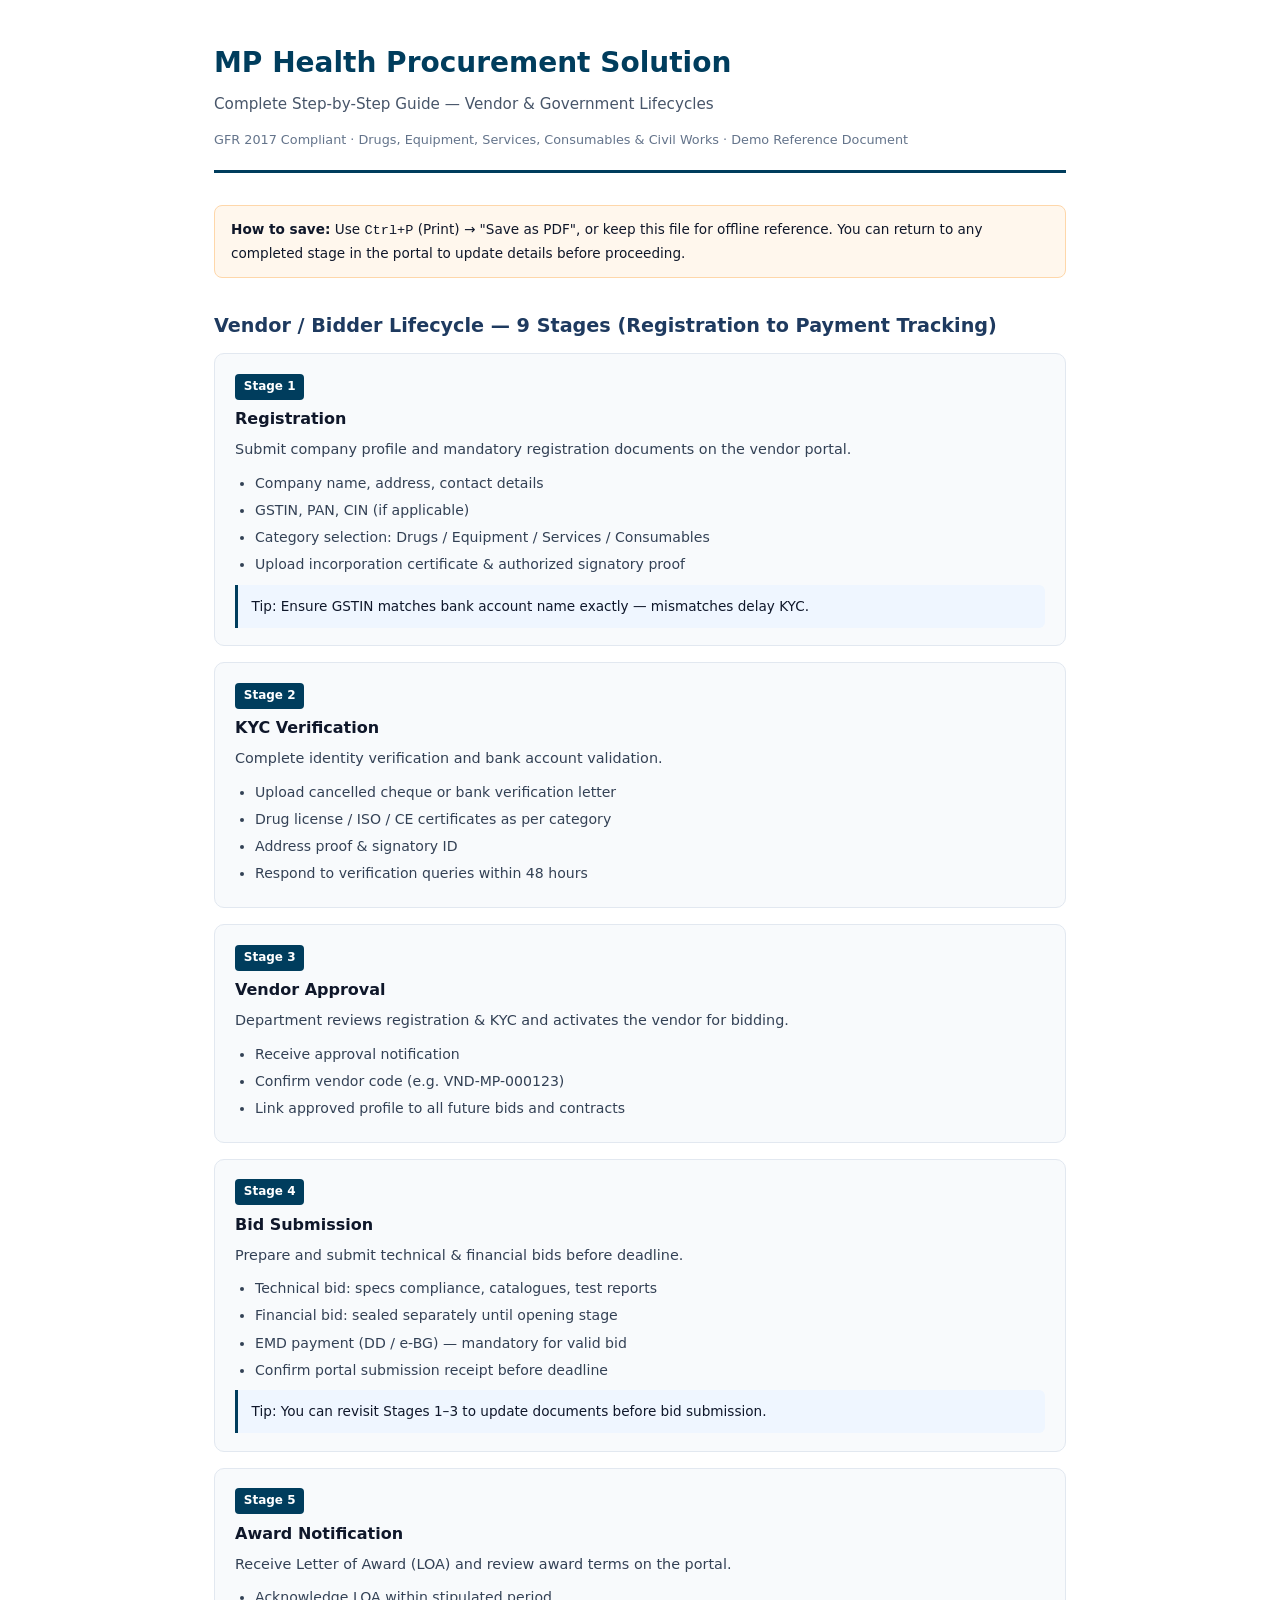
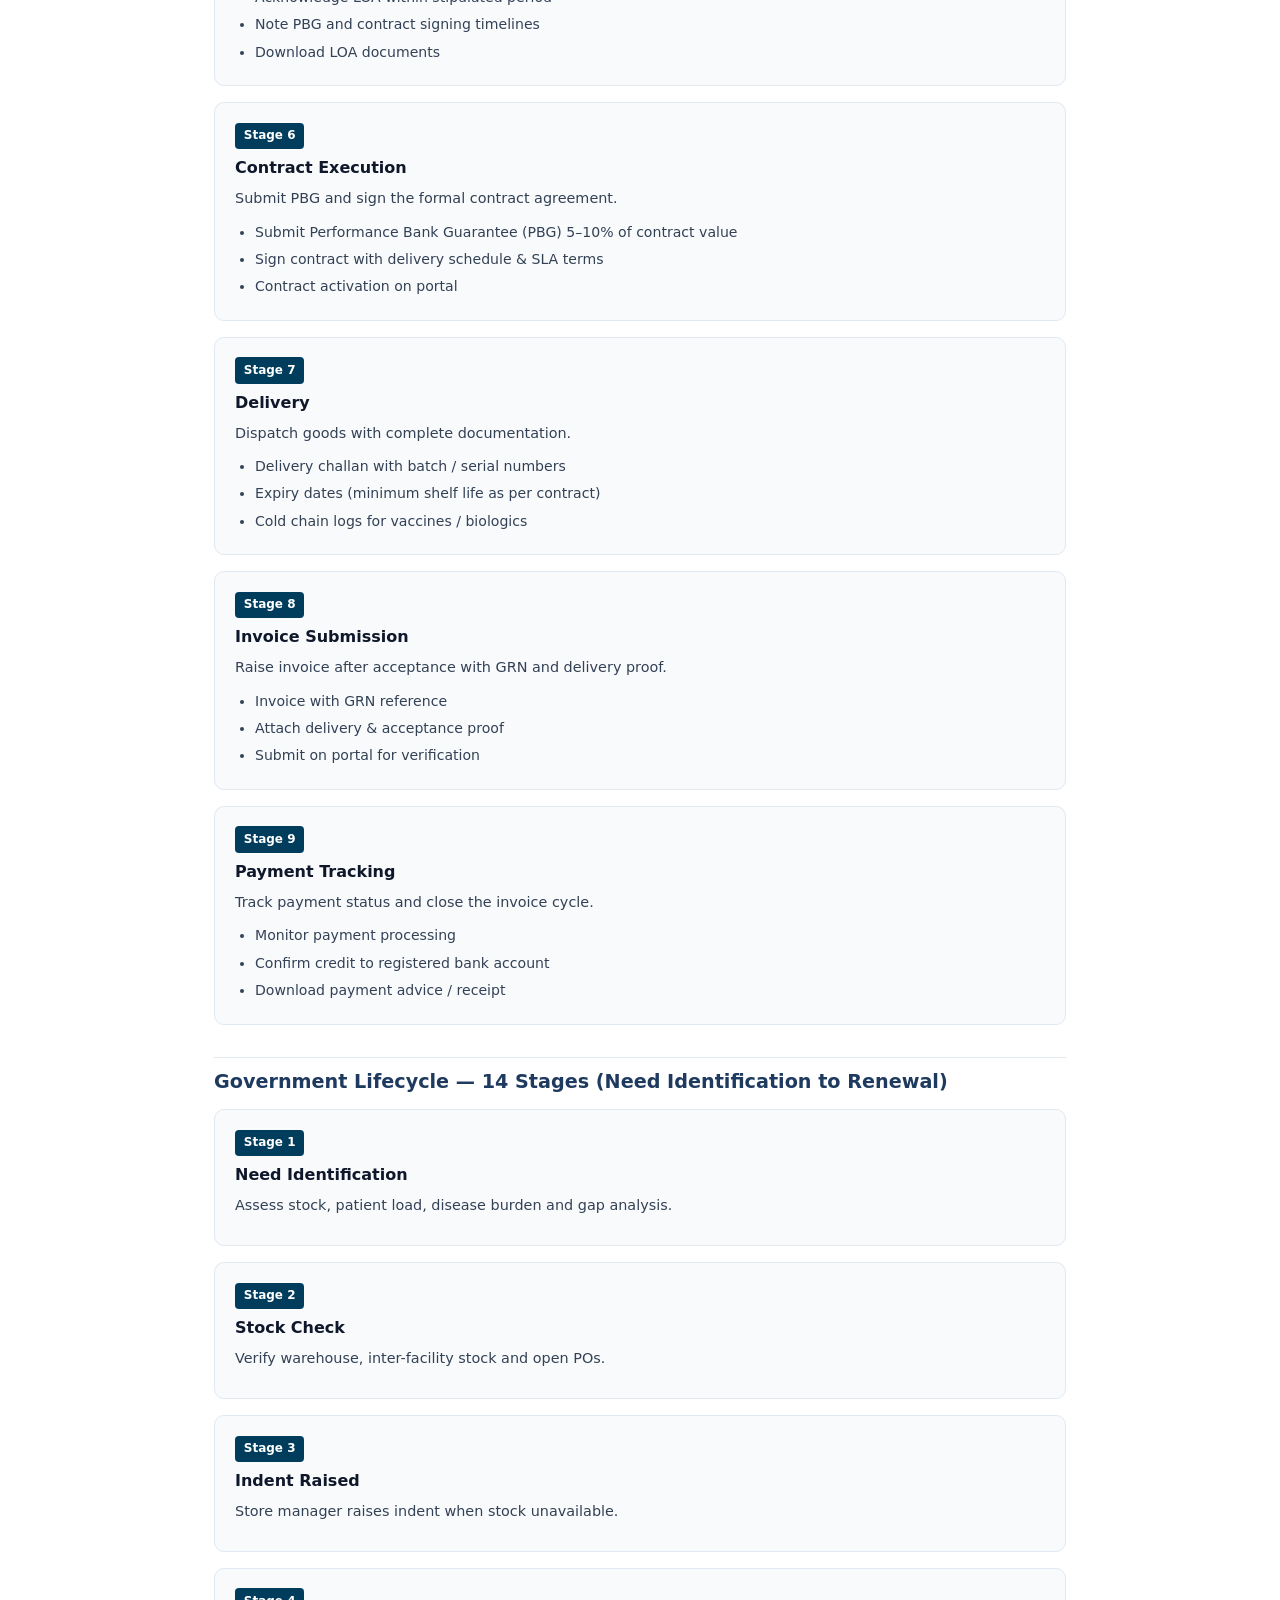
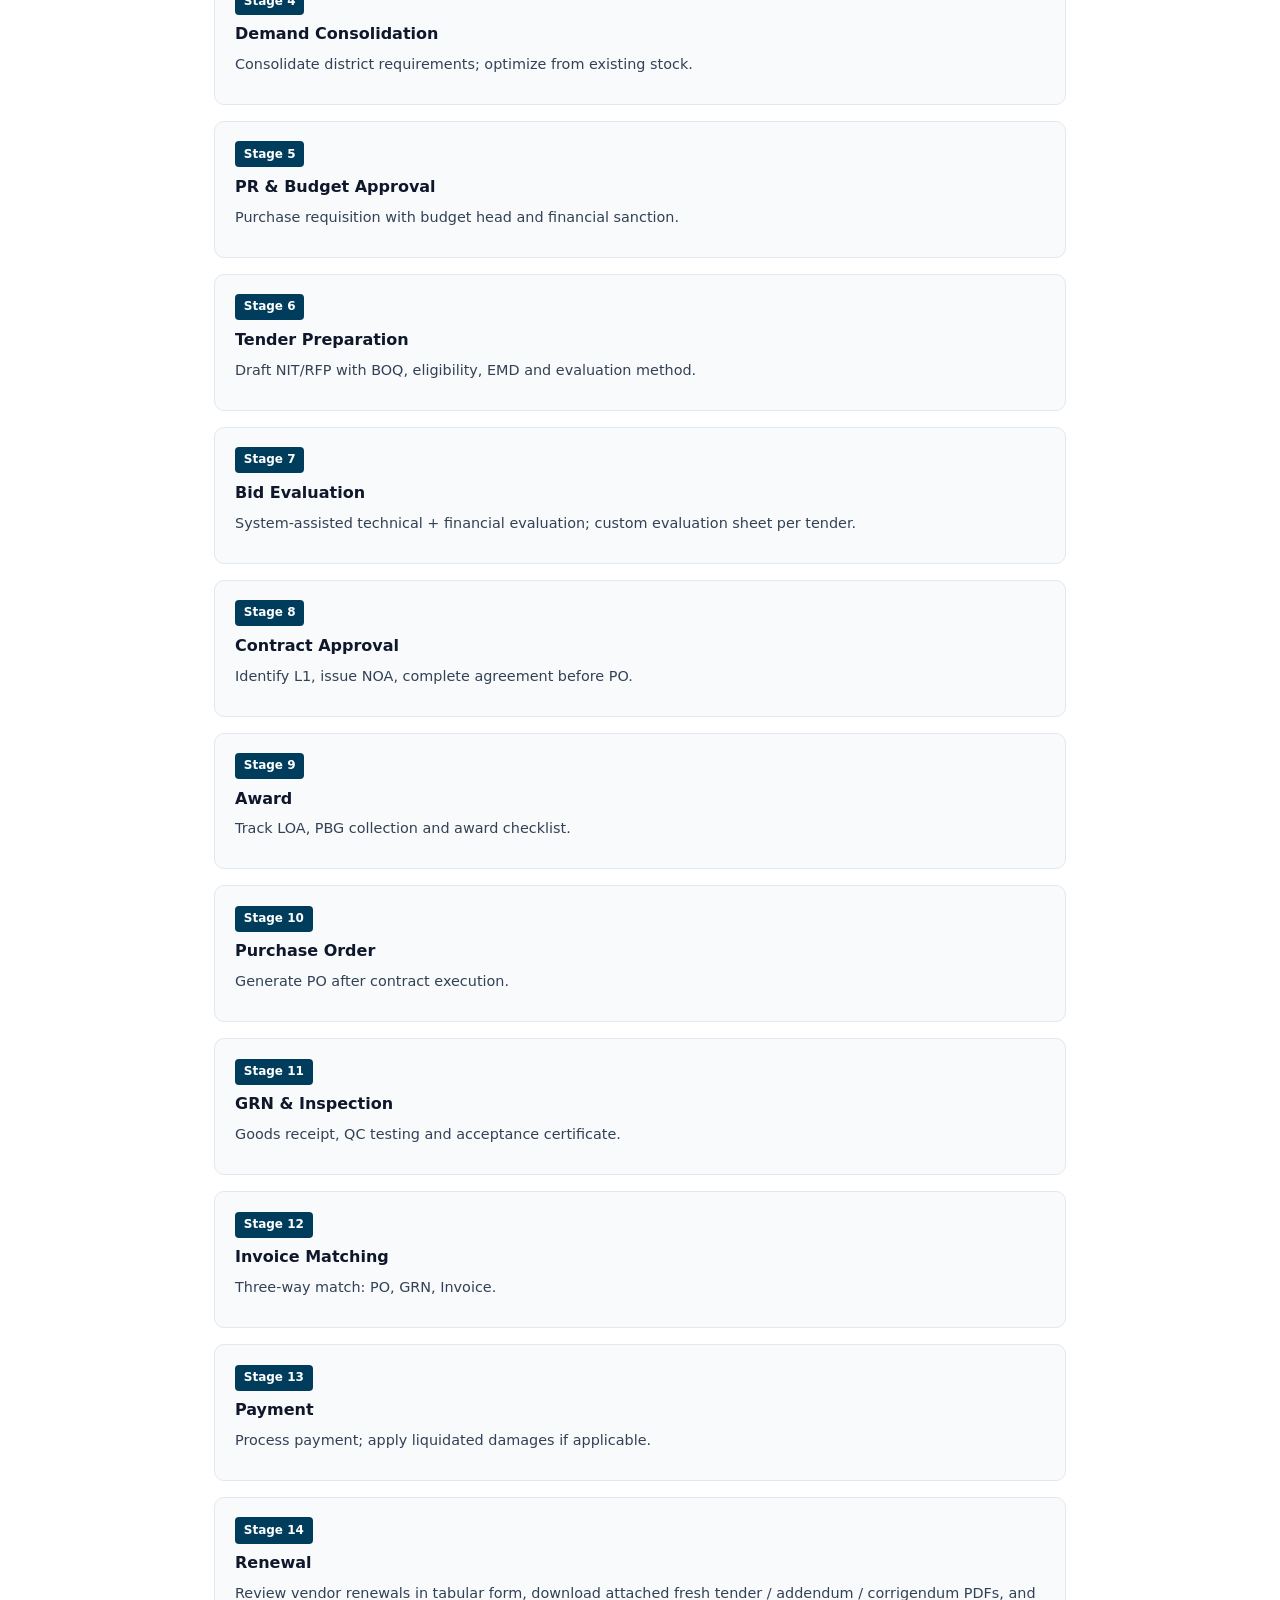
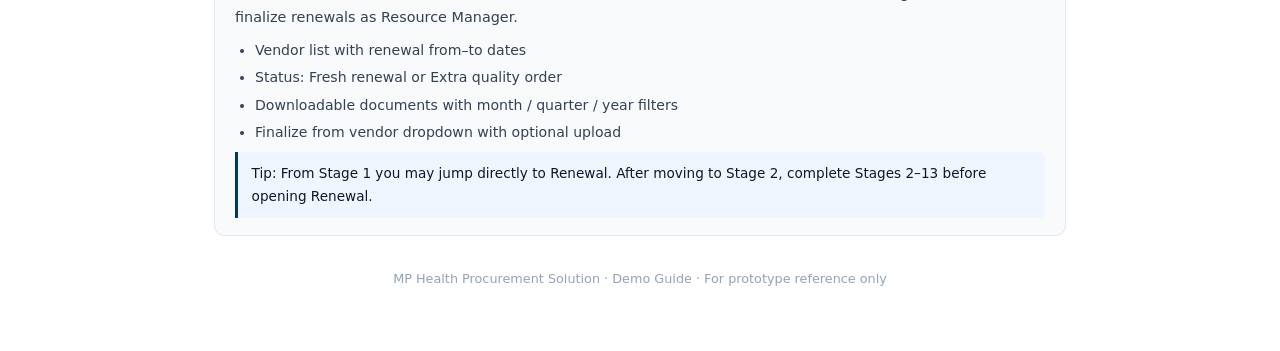
<file: assets/MP-Health-Procurement-Lifecycle-Guide.html>
<!DOCTYPE html>
<html lang="en">
<head>
  <meta charset="UTF-8">
  <meta name="viewport" content="width=device-width, initial-scale=1.0">
  <title>MP Health Procurement — Lifecycle Guide</title>
  <style>
    * { box-sizing: border-box; margin: 0; padding: 0; }
    body { font-family: 'Segoe UI', system-ui, sans-serif; color: #0f172a; line-height: 1.65; max-width: 900px; margin: 0 auto; padding: 2.5rem 1.5rem 4rem; background: #fff; }
    header { border-bottom: 3px solid #003D5D; padding-bottom: 1.25rem; margin-bottom: 2rem; }
    h1 { font-size: 1.75rem; color: #003D5D; margin-bottom: 0.35rem; }
    .subtitle { color: #475569; font-size: 0.95rem; }
    .meta { margin-top: 0.75rem; font-size: 0.8rem; color: #64748b; }
    h2 { font-size: 1.2rem; color: #1e3a5f; margin: 2rem 0 0.75rem; padding-top: 0.5rem; border-top: 1px solid #e2e8f0; }
    h2:first-of-type { border-top: none; margin-top: 0; }
    .stage { background: #f8fafc; border: 1px solid #e2e8f0; border-radius: 10px; padding: 1.1rem 1.25rem; margin-bottom: 1rem; page-break-inside: avoid; }
    .stage-num { display: inline-block; background: #003D5D; color: #fff; font-size: 0.75rem; font-weight: 700; padding: 0.2rem 0.55rem; border-radius: 4px; margin-bottom: 0.4rem; }
    .stage h3 { font-size: 1rem; margin-bottom: 0.35rem; }
    .stage p { font-size: 0.9rem; color: #334155; margin-bottom: 0.6rem; }
    ul { margin: 0.4rem 0 0 1.25rem; font-size: 0.88rem; color: #334155; }
    li { margin-bottom: 0.25rem; }
    .tip { background: #eff6ff; border-left: 3px solid #003D5D; padding: 0.65rem 0.85rem; font-size: 0.85rem; margin-top: 0.5rem; border-radius: 0 6px 6px 0; }
    .print-hint { background: #fff7ed; border: 1px solid #fed7aa; padding: 0.75rem 1rem; border-radius: 8px; font-size: 0.85rem; margin-bottom: 1.5rem; }
    @media print { .print-hint { display: none; } body { padding: 1rem; } }
  </style>
</head>
<body>
  <header>
    <h1>MP Health Procurement Solution</h1>
    <p class="subtitle">Complete Step-by-Step Guide — Vendor &amp; Government Lifecycles</p>
    <p class="meta">GFR 2017 Compliant · Drugs, Equipment, Services, Consumables &amp; Civil Works · Demo Reference Document</p>
  </header>

  <div class="print-hint">
    <strong>How to save:</strong> Use <kbd>Ctrl+P</kbd> (Print) → "Save as PDF", or keep this file for offline reference. You can return to any completed stage in the portal to update details before proceeding.
  </div>

  <h2 id="vendor">Vendor / Bidder Lifecycle — 9 Stages (Registration to Payment Tracking)</h2>

  <div class="stage"><span class="stage-num">Stage 1</span><h3>Registration</h3><p>Submit company profile and mandatory registration documents on the vendor portal.</p><ul><li>Company name, address, contact details</li><li>GSTIN, PAN, CIN (if applicable)</li><li>Category selection: Drugs / Equipment / Services / Consumables</li><li>Upload incorporation certificate &amp; authorized signatory proof</li></ul><div class="tip">Tip: Ensure GSTIN matches bank account name exactly — mismatches delay KYC.</div></div>

  <div class="stage"><span class="stage-num">Stage 2</span><h3>KYC Verification</h3><p>Complete identity verification and bank account validation.</p><ul><li>Upload cancelled cheque or bank verification letter</li><li>Drug license / ISO / CE certificates as per category</li><li>Address proof &amp; signatory ID</li><li>Respond to verification queries within 48 hours</li></ul></div>

  <div class="stage"><span class="stage-num">Stage 3</span><h3>Vendor Approval</h3><p>Department reviews registration &amp; KYC and activates the vendor for bidding.</p><ul><li>Receive approval notification</li><li>Confirm vendor code (e.g. VND-MP-000123)</li><li>Link approved profile to all future bids and contracts</li></ul></div>

  <div class="stage"><span class="stage-num">Stage 4</span><h3>Bid Submission</h3><p>Prepare and submit technical &amp; financial bids before deadline.</p><ul><li>Technical bid: specs compliance, catalogues, test reports</li><li>Financial bid: sealed separately until opening stage</li><li>EMD payment (DD / e-BG) — mandatory for valid bid</li><li>Confirm portal submission receipt before deadline</li></ul><div class="tip">Tip: You can revisit Stages 1–3 to update documents before bid submission.</div></div>

  <div class="stage"><span class="stage-num">Stage 5</span><h3>Award Notification</h3><p>Receive Letter of Award (LOA) and review award terms on the portal.</p><ul><li>Acknowledge LOA within stipulated period</li><li>Note PBG and contract signing timelines</li><li>Download LOA documents</li></ul></div>

  <div class="stage"><span class="stage-num">Stage 6</span><h3>Contract Execution</h3><p>Submit PBG and sign the formal contract agreement.</p><ul><li>Submit Performance Bank Guarantee (PBG) 5–10% of contract value</li><li>Sign contract with delivery schedule &amp; SLA terms</li><li>Contract activation on portal</li></ul></div>

  <div class="stage"><span class="stage-num">Stage 7</span><h3>Delivery</h3><p>Dispatch goods with complete documentation.</p><ul><li>Delivery challan with batch / serial numbers</li><li>Expiry dates (minimum shelf life as per contract)</li><li>Cold chain logs for vaccines / biologics</li></ul></div>

  <div class="stage"><span class="stage-num">Stage 8</span><h3>Invoice Submission</h3><p>Raise invoice after acceptance with GRN and delivery proof.</p><ul><li>Invoice with GRN reference</li><li>Attach delivery &amp; acceptance proof</li><li>Submit on portal for verification</li></ul></div>

  <div class="stage"><span class="stage-num">Stage 9</span><h3>Payment Tracking</h3><p>Track payment status and close the invoice cycle.</p><ul><li>Monitor payment processing</li><li>Confirm credit to registered bank account</li><li>Download payment advice / receipt</li></ul></div>

  <h2 id="government">Government Lifecycle — 14 Stages (Need Identification to Renewal)</h2>

  <div class="stage"><span class="stage-num">Stage 1</span><h3>Need Identification</h3><p>Assess stock, patient load, disease burden and gap analysis.</p></div>
  <div class="stage"><span class="stage-num">Stage 2</span><h3>Stock Check</h3><p>Verify warehouse, inter-facility stock and open POs.</p></div>
  <div class="stage"><span class="stage-num">Stage 3</span><h3>Indent Raised</h3><p>Store manager raises indent when stock unavailable.</p></div>
  <div class="stage"><span class="stage-num">Stage 4</span><h3>Demand Consolidation</h3><p>Consolidate district requirements; optimize from existing stock.</p></div>
  <div class="stage"><span class="stage-num">Stage 5</span><h3>PR &amp; Budget Approval</h3><p>Purchase requisition with budget head and financial sanction.</p></div>
  <div class="stage"><span class="stage-num">Stage 6</span><h3>Tender Preparation</h3><p>Draft NIT/RFP with BOQ, eligibility, EMD and evaluation method.</p></div>
  <div class="stage"><span class="stage-num">Stage 7</span><h3>Bid Evaluation</h3><p>System-assisted technical + financial evaluation; custom evaluation sheet per tender.</p></div>
  <div class="stage"><span class="stage-num">Stage 8</span><h3>Contract Approval</h3><p>Identify L1, issue NOA, complete agreement before PO.</p></div>
  <div class="stage"><span class="stage-num">Stage 9</span><h3>Award</h3><p>Track LOA, PBG collection and award checklist.</p></div>
  <div class="stage"><span class="stage-num">Stage 10</span><h3>Purchase Order</h3><p>Generate PO after contract execution.</p></div>
  <div class="stage"><span class="stage-num">Stage 11</span><h3>GRN &amp; Inspection</h3><p>Goods receipt, QC testing and acceptance certificate.</p></div>
  <div class="stage"><span class="stage-num">Stage 12</span><h3>Invoice Matching</h3><p>Three-way match: PO, GRN, Invoice.</p></div>
  <div class="stage"><span class="stage-num">Stage 13</span><h3>Payment</h3><p>Process payment; apply liquidated damages if applicable.</p></div>
  <div class="stage"><span class="stage-num">Stage 14</span><h3>Renewal</h3><p>Review vendor renewals in tabular form, download attached fresh tender / addendum / corrigendum PDFs, and finalize renewals as Resource Manager.</p><ul><li>Vendor list with renewal from–to dates</li><li>Status: Fresh renewal or Extra quality order</li><li>Downloadable documents with month / quarter / year filters</li><li>Finalize from vendor dropdown with optional upload</li></ul><div class="tip">Tip: From Stage 1 you may jump directly to Renewal. After moving to Stage 2, complete Stages 2–13 before opening Renewal.</div></div>

  <p style="margin-top:2rem;font-size:0.8rem;color:#94a3b8;text-align:center">MP Health Procurement Solution · Demo Guide · For prototype reference only</p>
</body>
</html>
</file>
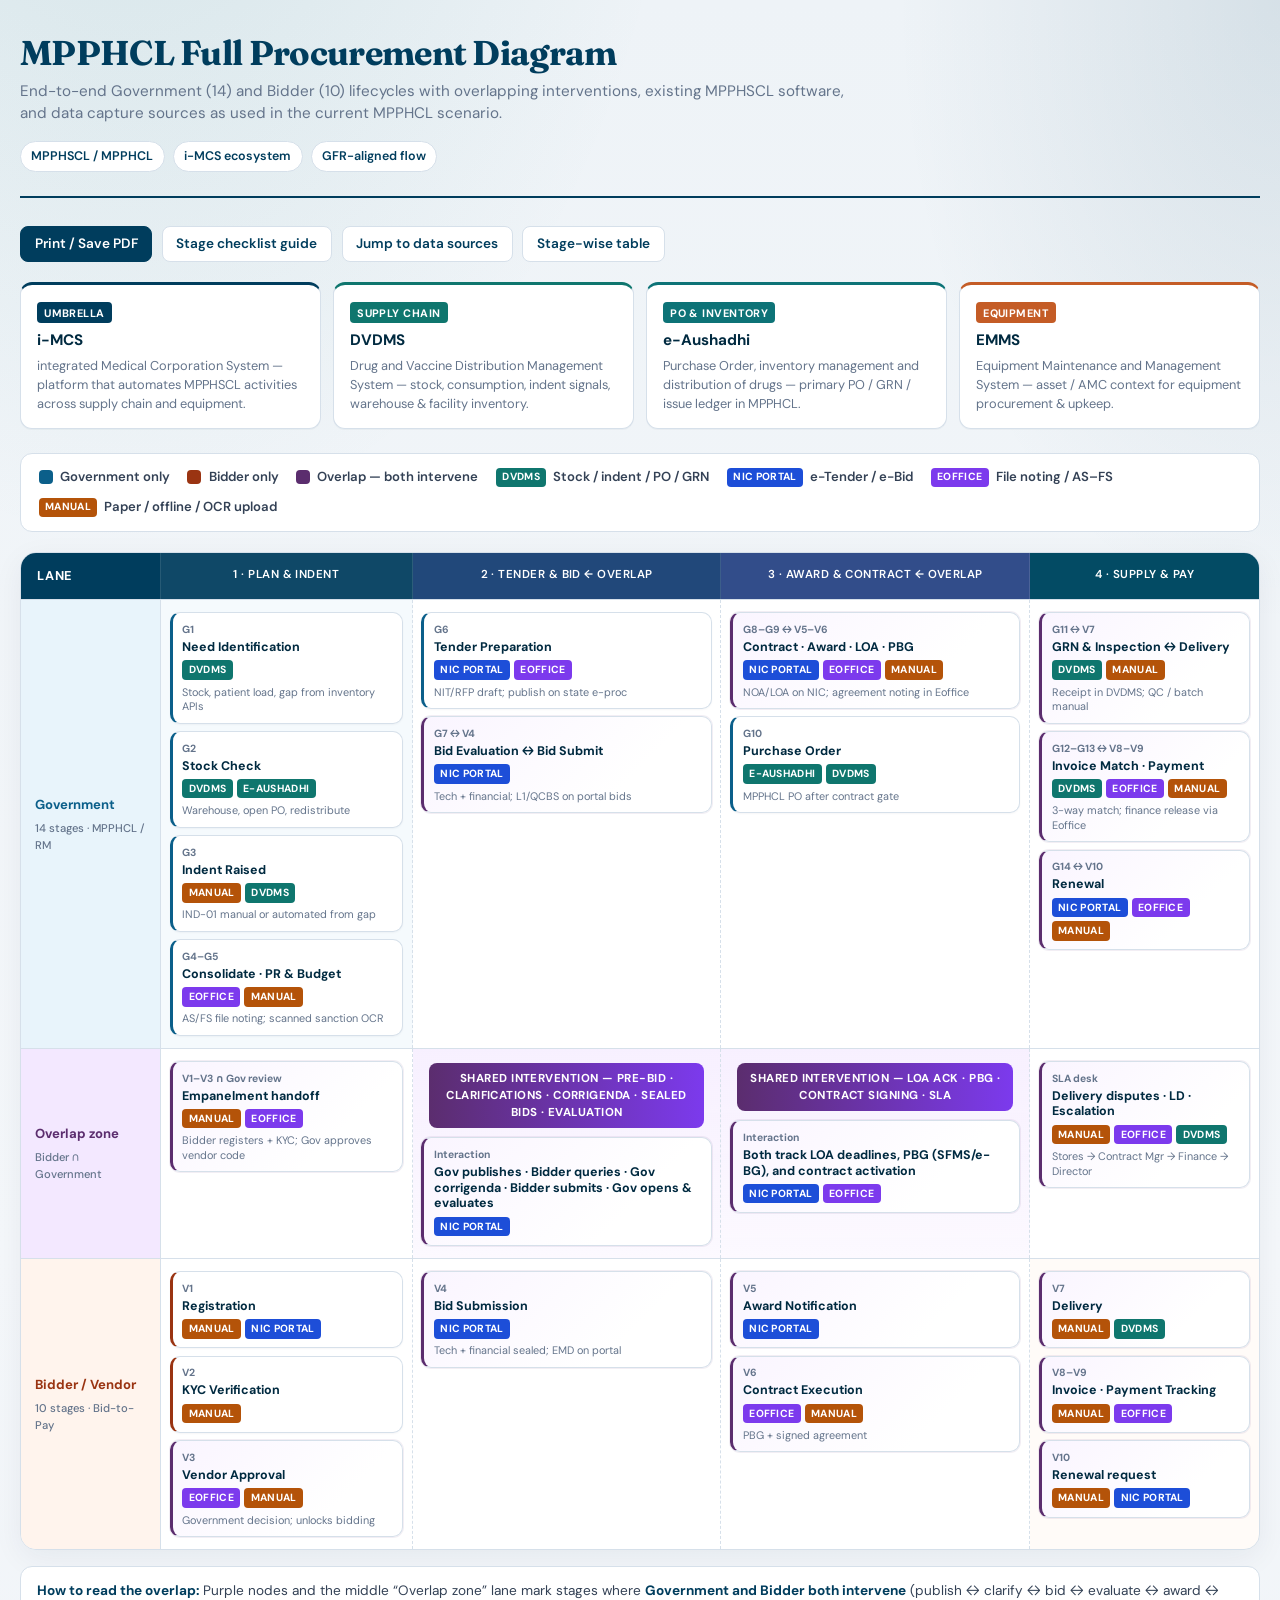
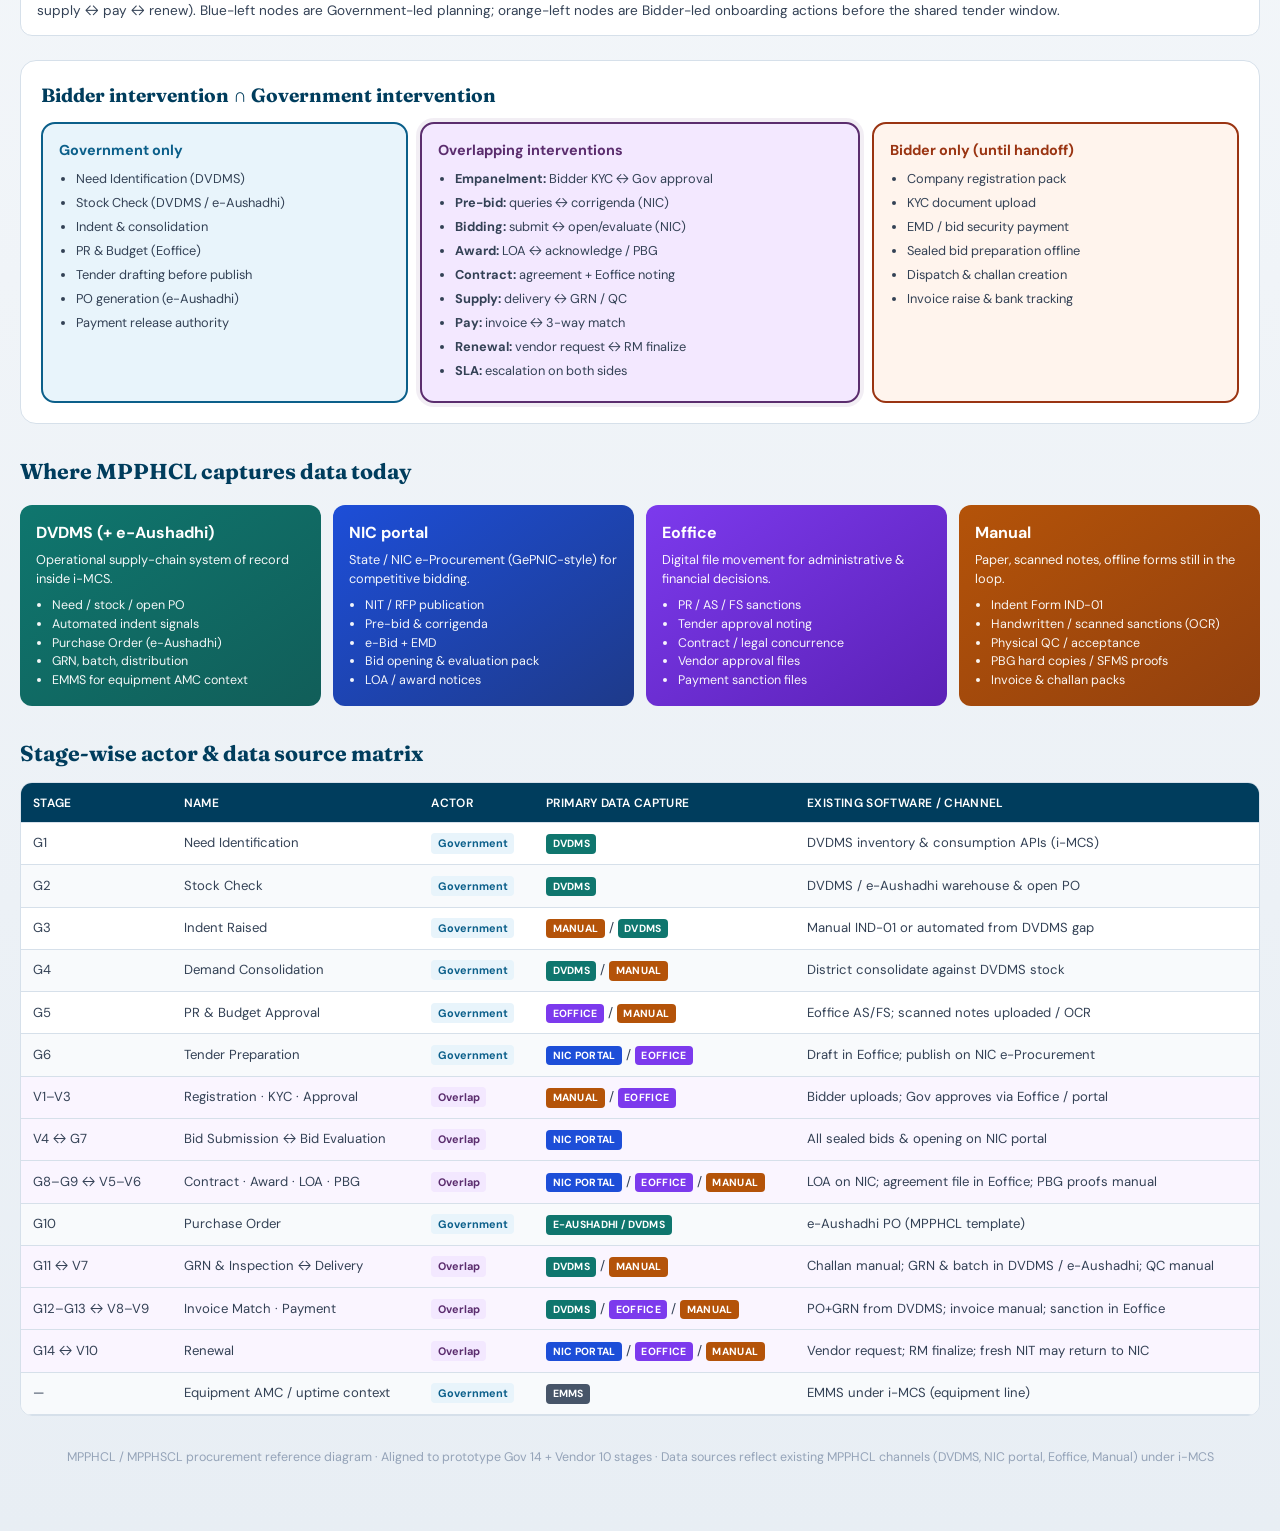
<file: assets/MPPHCL-Full-Procurement-Diagram.html>
<!DOCTYPE html>
<html lang="en">
<head>
  <meta charset="UTF-8">
  <meta name="viewport" content="width=device-width, initial-scale=1.0">
  <title>MPPHCL Full Procurement Diagram — Gov ↔ Bidder Overlap &amp; Data Sources</title>
  <link rel="preconnect" href="https://fonts.googleapis.com">
  <link rel="preconnect" href="https://fonts.gstatic.com" crossorigin>
  <link href="https://fonts.googleapis.com/css2?family=DM+Sans:ital,opsz,wght@0,9..40,400;0,9..40,500;0,9..40,600;0,9..40,700;1,9..40,400&family=Fraunces:opsz,wght@9..144,600;9..144,700&display=swap" rel="stylesheet">
  <style>
    :root {
      --navy: #003D5D;
      --navy-deep: #002a40;
      --teal: #0d7377;
      --amber: #c45c26;
      --gold: #b8860b;
      --slate: #334155;
      --muted: #64748b;
      --line: #d6e0ea;
      --gov: #0b5f8a;
      --gov-bg: #e8f4fb;
      --bid: #9a3412;
      --bid-bg: #fff4ed;
      --overlap: #5b2d6e;
      --overlap-bg: #f3e8ff;
      --dvdms: #0f766e;
      --nic: #1d4ed8;
      --eoffice: #7c3aed;
      --manual: #b45309;
      --paper: #f4f7fa;
      --card: #ffffff;
    }

    * { box-sizing: border-box; margin: 0; padding: 0; }
    body {
      font-family: 'DM Sans', system-ui, sans-serif;
      color: var(--slate);
      background:
        radial-gradient(ellipse 80% 50% at 10% -10%, rgba(13, 115, 119, 0.12), transparent 55%),
        radial-gradient(ellipse 60% 40% at 100% 0%, rgba(0, 61, 93, 0.1), transparent 50%),
        linear-gradient(180deg, #eef3f7 0%, var(--paper) 40%, #e8eef4 100%);
      line-height: 1.5;
      min-height: 100vh;
    }

    .wrap { max-width: 1280px; margin: 0 auto; padding: 2rem 1.25rem 4rem; }

    header {
      display: grid;
      gap: 1rem;
      margin-bottom: 1.75rem;
      padding-bottom: 1.5rem;
      border-bottom: 2px solid var(--navy);
    }
    .brand-row {
      display: flex;
      flex-wrap: wrap;
      align-items: flex-end;
      justify-content: space-between;
      gap: 1rem;
    }
    h1 {
      font-family: 'Fraunces', Georgia, serif;
      font-size: clamp(1.55rem, 3vw, 2.15rem);
      color: var(--navy);
      letter-spacing: -0.02em;
      line-height: 1.2;
    }
    .subtitle { color: var(--muted); font-size: 0.95rem; max-width: 52rem; margin-top: 0.4rem; }
    .meta {
      display: flex;
      flex-wrap: wrap;
      gap: 0.5rem;
      font-size: 0.78rem;
    }
    .meta span {
      background: #fff;
      border: 1px solid var(--line);
      padding: 0.3rem 0.65rem;
      border-radius: 999px;
      color: var(--navy);
      font-weight: 600;
    }

    .toolbar {
      display: flex;
      flex-wrap: wrap;
      gap: 0.6rem;
      align-items: center;
      margin-bottom: 1.25rem;
    }
    .toolbar button, .toolbar a.btn {
      font: inherit;
      font-size: 0.85rem;
      font-weight: 600;
      border: 1px solid var(--line);
      background: #fff;
      color: var(--navy);
      padding: 0.45rem 0.85rem;
      border-radius: 8px;
      cursor: pointer;
      text-decoration: none;
    }
    .toolbar button:hover, .toolbar a.btn:hover { border-color: var(--navy); background: var(--gov-bg); }
    .toolbar .primary { background: var(--navy); color: #fff; border-color: var(--navy); }
    .toolbar .primary:hover { background: var(--navy-deep); }

    /* Software strip */
    .soft-strip {
      display: grid;
      grid-template-columns: repeat(4, 1fr);
      gap: 0.75rem;
      margin-bottom: 1.5rem;
    }
    @media (max-width: 900px) { .soft-strip { grid-template-columns: 1fr 1fr; } }
    @media (max-width: 520px) { .soft-strip { grid-template-columns: 1fr; } }
    .soft-card {
      background: var(--card);
      border: 1px solid var(--line);
      border-radius: 12px;
      padding: 0.9rem 1rem;
      box-shadow: 0 1px 0 rgba(0, 61, 93, 0.04);
    }
    .soft-card .tag {
      display: inline-block;
      font-size: 0.68rem;
      font-weight: 700;
      letter-spacing: 0.04em;
      text-transform: uppercase;
      color: #fff;
      background: var(--navy);
      padding: 0.15rem 0.45rem;
      border-radius: 4px;
      margin-bottom: 0.35rem;
    }
    .soft-card h3 { font-size: 0.95rem; color: var(--navy-deep); margin-bottom: 0.25rem; }
    .soft-card p { font-size: 0.8rem; color: var(--muted); }
    .soft-card.i-mcs { border-top: 3px solid var(--navy); }
    .soft-card.dvdms { border-top: 3px solid var(--dvdms); }
    .soft-card.emms { border-top: 3px solid var(--amber); }
    .soft-card.eaush { border-top: 3px solid var(--teal); }

    /* Legend */
    .legend {
      display: flex;
      flex-wrap: wrap;
      gap: 0.65rem 1.1rem;
      background: #fff;
      border: 1px solid var(--line);
      border-radius: 12px;
      padding: 0.85rem 1.1rem;
      margin-bottom: 1.25rem;
      font-size: 0.82rem;
    }
    .legend-item { display: flex; align-items: center; gap: 0.45rem; font-weight: 600; }
    .swatch {
      width: 14px; height: 14px; border-radius: 4px; flex-shrink: 0;
    }
    .badge-src {
      display: inline-flex;
      align-items: center;
      font-size: 0.65rem;
      font-weight: 700;
      letter-spacing: 0.03em;
      text-transform: uppercase;
      padding: 0.12rem 0.4rem;
      border-radius: 4px;
      color: #fff;
      white-space:nowrap;
    }
    .src-dvdms { background: var(--dvdms); }
    .src-nic { background: var(--nic); }
    .src-eoffice { background: var(--eoffice); }
    .src-manual { background: var(--manual); }
    .src-multi { background: #475569; }

    /* Swimlane diagram */
    .diagram {
      background: #fff;
      border: 1px solid var(--line);
      border-radius: 16px;
      overflow: hidden;
      box-shadow: 0 8px 30px rgba(0, 42, 64, 0.06);
    }
    .lane-head {
      display: grid;
      grid-template-columns: 140px 1fr;
      background: var(--navy);
      color: #fff;
    }
    .lane-head .label {
      padding: 0.85rem 1rem;
      font-weight: 700;
      font-size: 0.8rem;
      letter-spacing: 0.06em;
      text-transform: uppercase;
      border-right: 1px solid rgba(255,255,255,0.15);
      display: flex;
      align-items: center;
    }
    .lane-head .phases {
      display: grid;
      grid-template-columns: 1.1fr 1.35fr 1.35fr 1fr;
      font-size: 0.72rem;
      font-weight: 600;
      letter-spacing: 0.04em;
      text-transform: uppercase;
    }
    .lane-head .phases > div {
      padding: 0.85rem 0.65rem;
      border-right: 1px solid rgba(255,255,255,0.12);
      text-align: center;
    }
    .lane-head .phases > div:last-child { border-right: none; }
    .phase-plan { background: rgba(255,255,255,0.06); }
    .phase-tender { background: rgba(180, 120, 255, 0.18); }
    .phase-award { background: rgba(180, 120, 255, 0.28); }
    .phase-close { background: rgba(13, 115, 119, 0.25); }

    .lane {
      display: grid;
      grid-template-columns: 140px 1fr;
      border-top: 1px solid var(--line);
      min-height: 160px;
    }
    .lane-label {
      padding: 1rem 0.85rem;
      font-weight: 700;
      font-size: 0.82rem;
      border-right: 1px solid var(--line);
      display: flex;
      flex-direction: column;
      justify-content: center;
      gap: 0.35rem;
      writing-mode: horizontal-tb;
    }
    .lane-label small { font-weight: 500; color: var(--muted); font-size: 0.7rem; }
    .lane.gov .lane-label { background: var(--gov-bg); color: var(--gov); }
    .lane.overlap .lane-label { background: var(--overlap-bg); color: var(--overlap); }
    .lane.bidder .lane-label { background: var(--bid-bg); color: var(--bid); }

    .lane-body {
      display: grid;
      grid-template-columns: 1.1fr 1.35fr 1.35fr 1fr;
      gap: 0;
      position: relative;
    }
    .col {
      padding: 0.75rem 0.55rem;
      border-right: 1px dashed var(--line);
      display: flex;
      flex-direction: column;
      gap: 0.45rem;
      min-height: 100%;
    }
    .col:last-child { border-right: none; }
    .lane.overlap .col.tender,
    .lane.overlap .col.award {
      background: linear-gradient(180deg, rgba(243, 232, 255, 0.65), rgba(243, 232, 255, 0.25));
    }
    .lane.gov .col.plan { background: rgba(232, 244, 251, 0.45); }
    .lane.bidder .col.close { background: rgba(255, 244, 237, 0.4); }

    .node {
      background: #fff;
      border: 1px solid var(--line);
      border-radius: 10px;
      padding: 0.55rem 0.6rem;
      box-shadow: 0 1px 2px rgba(15, 23, 42, 0.04);
      position: relative;
    }
    .node.gov-only { border-left: 3px solid var(--gov); }
    .node.bid-only { border-left: 3px solid var(--bid); }
    .node.both {
      border-left: 3px solid var(--overlap);
      background: linear-gradient(135deg, #faf5ff 0%, #fff 70%);
      box-shadow: 0 0 0 1px rgba(91, 45, 110, 0.08);
    }
    .node .num {
      font-size: 0.65rem;
      font-weight: 700;
      color: var(--muted);
      margin-bottom: 0.15rem;
    }
    .node h4 {
      font-size: 0.78rem;
      color: var(--navy-deep);
      margin-bottom: 0.3rem;
      line-height: 1.25;
    }
    .node .srcs { display: flex; flex-wrap: wrap; gap: 0.25rem; }
    .node .note {
      font-size: 0.68rem;
      color: var(--muted);
      margin-top: 0.3rem;
      line-height: 1.35;
    }

    .overlap-banner {
      grid-column: 2 / 4;
      margin: 0.15rem 0.45rem;
      padding: 0.4rem 0.65rem;
      border-radius: 8px;
      background: linear-gradient(90deg, #5b2d6e, #7c3aed);
      color: #fff;
      font-size: 0.72rem;
      font-weight: 700;
      letter-spacing: 0.04em;
      text-transform: uppercase;
      text-align: center;
    }

    /* Flow arrows between phases */
    .flow-note {
      margin: 1rem 0 0;
      padding: 0.85rem 1rem;
      background: #fff;
      border: 1px solid var(--line);
      border-radius: 12px;
      font-size: 0.85rem;
      color: var(--slate);
    }
    .flow-note strong { color: var(--navy); }

    /* Detail table */
    section.detail { margin-top: 2rem; }
    section.detail h2 {
      font-family: 'Fraunces', Georgia, serif;
      font-size: 1.35rem;
      color: var(--navy);
      margin-bottom: 0.75rem;
    }
    .table-wrap {
      overflow-x: auto;
      background: #fff;
      border: 1px solid var(--line);
      border-radius: 12px;
    }
    table {
      width: 100%;
      border-collapse: collapse;
      font-size: 0.82rem;
      min-width: 860px;
    }
    th, td {
      padding: 0.65rem 0.75rem;
      text-align: left;
      border-bottom: 1px solid var(--line);
      vertical-align: top;
    }
    th {
      background: var(--navy);
      color: #fff;
      font-weight: 600;
      font-size: 0.75rem;
      letter-spacing: 0.03em;
      text-transform: uppercase;
      position: sticky;
      top: 0;
    }
    tr:nth-child(even) td { background: #f8fafc; }
    tr.row-overlap td { background: #faf5ff; }
    .actor {
      display: inline-block;
      font-size: 0.68rem;
      font-weight: 700;
      padding: 0.12rem 0.4rem;
      border-radius: 4px;
    }
    .actor-gov { background: var(--gov-bg); color: var(--gov); }
    .actor-bid { background: var(--bid-bg); color: var(--bid); }
    .actor-both { background: var(--overlap-bg); color: var(--overlap); }

    .map-grid {
      display: grid;
      grid-template-columns: repeat(4, 1fr);
      gap: 0.75rem;
      margin-top: 1rem;
    }
    @media (max-width: 900px) { .map-grid { grid-template-columns: 1fr 1fr; } }
    @media (max-width: 520px) { .map-grid { grid-template-columns: 1fr; } }
    .map-card {
      border-radius: 12px;
      padding: 1rem;
      color: #fff;
      min-height: 140px;
    }
    .map-card h3 { font-size: 1rem; margin-bottom: 0.4rem; }
    .map-card p { font-size: 0.8rem; opacity: 0.95; line-height: 1.45; }
    .map-card ul { margin: 0.5rem 0 0 1rem; font-size: 0.78rem; opacity: 0.95; }
    .map-dvdms { background: linear-gradient(145deg, #0f766e, #115e59); }
    .map-nic { background: linear-gradient(145deg, #1d4ed8, #1e3a8a); }
    .map-eoffice { background: linear-gradient(145deg, #7c3aed, #5b21b6); }
    .map-manual { background: linear-gradient(145deg, #b45309, #92400e); }

    .venn {
      margin-top: 1.5rem;
      background: #fff;
      border: 1px solid var(--line);
      border-radius: 16px;
      padding: 1.25rem;
    }
    .venn h2 {
      font-family: 'Fraunces', Georgia, serif;
      font-size: 1.2rem;
      color: var(--navy);
      margin-bottom: 0.75rem;
    }
    .venn-visual {
      display: grid;
      grid-template-columns: 1fr 1.2fr 1fr;
      gap: 0.75rem;
      align-items: stretch;
    }
    @media (max-width: 800px) { .venn-visual { grid-template-columns: 1fr; } }
    .venn-box {
      border-radius: 14px;
      padding: 1rem;
      border: 2px solid;
    }
    .venn-gov { border-color: var(--gov); background: var(--gov-bg); }
    .venn-mid {
      border-color: var(--overlap);
      background: var(--overlap-bg);
      box-shadow: 0 0 0 4px rgba(91, 45, 110, 0.08);
    }
    .venn-bid { border-color: var(--bid); background: var(--bid-bg); }
    .venn-box h3 { font-size: 0.9rem; margin-bottom: 0.5rem; }
    .venn-gov h3 { color: var(--gov); }
    .venn-mid h3 { color: var(--overlap); }
    .venn-bid h3 { color: var(--bid); }
    .venn-box ul { margin-left: 1.05rem; font-size: 0.8rem; }
    .venn-box li { margin-bottom: 0.3rem; }

    footer {
      margin-top: 2rem;
      text-align: center;
      font-size: 0.78rem;
      color: #94a3b8;
    }

    @media print {
      body { background: #fff; }
      .toolbar { display: none; }
      .diagram, .soft-card, .table-wrap, .venn, .map-card { break-inside: avoid; }
    }

    @media (max-width: 720px) {
      .lane-head, .lane { grid-template-columns: 1fr; }
      .lane-label { border-right: none; border-bottom: 1px solid var(--line); flex-direction: row; align-items: center; gap: 0.75rem; }
      .lane-head .phases, .lane-body { grid-template-columns: 1fr; }
      .lane-head .phases > div, .col { border-right: none; border-bottom: 1px dashed var(--line); }
      .overlap-banner { grid-column: 1; }
    }
  </style>
</head>
<body>
  <div class="wrap">
    <header>
      <div class="brand-row">
        <div>
          <h1>MPPHCL Full Procurement Diagram</h1>
          <p class="subtitle">
            End-to-end Government (14) and Bidder (10) lifecycles with overlapping interventions,
            existing MPPHSCL software, and data capture sources as used in the current MPPHCL scenario.
          </p>
        </div>
        <div class="meta">
          <span>MPPHSCL / MPPHCL</span>
          <span>i-MCS ecosystem</span>
          <span>GFR-aligned flow</span>
        </div>
      </div>
    </header>

    <div class="toolbar">
      <button type="button" class="primary" onclick="window.print()">Print / Save PDF</button>
      <a class="btn" href="MP-Health-Procurement-Lifecycle-Guide.html">Stage checklist guide</a>
      <button type="button" onclick="document.getElementById('source-map').scrollIntoView({behavior:'smooth'})">Jump to data sources</button>
      <button type="button" onclick="document.getElementById('stage-table').scrollIntoView({behavior:'smooth'})">Stage-wise table</button>
    </div>

    <!-- Existing software -->
    <div class="soft-strip" aria-label="Existing MPPHSCL software">
      <article class="soft-card i-mcs">
        <span class="tag">Umbrella</span>
        <h3>i-MCS</h3>
        <p>integrated Medical Corporation System — platform that automates MPPHSCL activities across supply chain and equipment.</p>
      </article>
      <article class="soft-card dvdms">
        <span class="tag" style="background:var(--dvdms)">Supply chain</span>
        <h3>DVDMS</h3>
        <p>Drug and Vaccine Distribution Management System — stock, consumption, indent signals, warehouse &amp; facility inventory.</p>
      </article>
      <article class="soft-card eaush">
        <span class="tag" style="background:var(--teal)">PO &amp; inventory</span>
        <h3>e-Aushadhi</h3>
        <p>Purchase Order, inventory management and distribution of drugs — primary PO / GRN / issue ledger in MPPHCL.</p>
      </article>
      <article class="soft-card emms">
        <span class="tag" style="background:var(--amber)">Equipment</span>
        <h3>EMMS</h3>
        <p>Equipment Maintenance and Management System — asset / AMC context for equipment procurement &amp; upkeep.</p>
      </article>
    </div>

    <div class="legend" aria-label="Diagram legend">
      <div class="legend-item"><span class="swatch" style="background:var(--gov)"></span> Government only</div>
      <div class="legend-item"><span class="swatch" style="background:var(--bid)"></span> Bidder only</div>
      <div class="legend-item"><span class="swatch" style="background:var(--overlap)"></span> Overlap — both intervene</div>
      <div class="legend-item"><span class="badge-src src-dvdms">DVDMS</span> Stock / indent / PO / GRN</div>
      <div class="legend-item"><span class="badge-src src-nic">NIC portal</span> e-Tender / e-Bid</div>
      <div class="legend-item"><span class="badge-src src-eoffice">Eoffice</span> File noting / AS–FS</div>
      <div class="legend-item"><span class="badge-src src-manual">Manual</span> Paper / offline / OCR upload</div>
    </div>

    <!-- Main swimlane -->
    <div class="diagram" role="img" aria-label="Procurement swimlane with government and bidder overlap">
      <div class="lane-head">
        <div class="label">Lane</div>
        <div class="phases">
          <div class="phase-plan">1 · Plan &amp; Indent</div>
          <div class="phase-tender">2 · Tender &amp; Bid ← Overlap</div>
          <div class="phase-award">3 · Award &amp; Contract ← Overlap</div>
          <div class="phase-close">4 · Supply &amp; Pay</div>
        </div>
      </div>

      <!-- Government lane -->
      <div class="lane gov">
        <div class="lane-label">
          Government
          <small>14 stages · MPPHCL / RM</small>
        </div>
        <div class="lane-body">
          <div class="col plan">
            <div class="node gov-only">
              <div class="num">G1</div>
              <h4>Need Identification</h4>
              <div class="srcs"><span class="badge-src src-dvdms">DVDMS</span></div>
              <p class="note">Stock, patient load, gap from inventory APIs</p>
            </div>
            <div class="node gov-only">
              <div class="num">G2</div>
              <h4>Stock Check</h4>
              <div class="srcs"><span class="badge-src src-dvdms">DVDMS</span> <span class="badge-src src-dvdms">e-Aushadhi</span></div>
              <p class="note">Warehouse, open PO, redistribute</p>
            </div>
            <div class="node gov-only">
              <div class="num">G3</div>
              <h4>Indent Raised</h4>
              <div class="srcs"><span class="badge-src src-manual">Manual</span> <span class="badge-src src-dvdms">DVDMS</span></div>
              <p class="note">IND-01 manual or automated from gap</p>
            </div>
            <div class="node gov-only">
              <div class="num">G4–G5</div>
              <h4>Consolidate · PR &amp; Budget</h4>
              <div class="srcs"><span class="badge-src src-eoffice">Eoffice</span> <span class="badge-src src-manual">Manual</span></div>
              <p class="note">AS/FS file noting; scanned sanction OCR</p>
            </div>
          </div>
          <div class="col tender">
            <div class="node gov-only">
              <div class="num">G6</div>
              <h4>Tender Preparation</h4>
              <div class="srcs"><span class="badge-src src-nic">NIC portal</span> <span class="badge-src src-eoffice">Eoffice</span></div>
              <p class="note">NIT/RFP draft; publish on state e-proc</p>
            </div>
            <div class="node both">
              <div class="num">G7 ↔ V4</div>
              <h4>Bid Evaluation ↔ Bid Submit</h4>
              <div class="srcs"><span class="badge-src src-nic">NIC portal</span></div>
              <p class="note">Tech + financial; L1/QCBS on portal bids</p>
            </div>
          </div>
          <div class="col award">
            <div class="node both">
              <div class="num">G8–G9 ↔ V5–V6</div>
              <h4>Contract · Award · LOA · PBG</h4>
              <div class="srcs"><span class="badge-src src-nic">NIC portal</span> <span class="badge-src src-eoffice">Eoffice</span> <span class="badge-src src-manual">Manual</span></div>
              <p class="note">NOA/LOA on NIC; agreement noting in Eoffice</p>
            </div>
            <div class="node gov-only">
              <div class="num">G10</div>
              <h4>Purchase Order</h4>
              <div class="srcs"><span class="badge-src src-dvdms">e-Aushadhi</span> <span class="badge-src src-dvdms">DVDMS</span></div>
              <p class="note">MPPHCL PO after contract gate</p>
            </div>
          </div>
          <div class="col close">
            <div class="node both">
              <div class="num">G11 ↔ V7</div>
              <h4>GRN &amp; Inspection ↔ Delivery</h4>
              <div class="srcs"><span class="badge-src src-dvdms">DVDMS</span> <span class="badge-src src-manual">Manual</span></div>
              <p class="note">Receipt in DVDMS; QC / batch manual</p>
            </div>
            <div class="node both">
              <div class="num">G12–G13 ↔ V8–V9</div>
              <h4>Invoice Match · Payment</h4>
              <div class="srcs"><span class="badge-src src-dvdms">DVDMS</span> <span class="badge-src src-eoffice">Eoffice</span> <span class="badge-src src-manual">Manual</span></div>
              <p class="note">3-way match; finance release via Eoffice</p>
            </div>
            <div class="node both">
              <div class="num">G14 ↔ V10</div>
              <h4>Renewal</h4>
              <div class="srcs"><span class="badge-src src-nic">NIC portal</span> <span class="badge-src src-eoffice">Eoffice</span> <span class="badge-src src-manual">Manual</span></div>
            </div>
          </div>
        </div>
      </div>

      <!-- Overlap lane -->
      <div class="lane overlap">
        <div class="lane-label">
          Overlap zone
          <small>Bidder ∩ Government</small>
        </div>
        <div class="lane-body">
          <div class="col plan">
            <div class="node both">
              <div class="num">V1–V3 ∩ Gov review</div>
              <h4>Empanelment handoff</h4>
              <div class="srcs"><span class="badge-src src-manual">Manual</span> <span class="badge-src src-eoffice">Eoffice</span></div>
              <p class="note">Bidder registers + KYC; Gov approves vendor code</p>
            </div>
          </div>
          <div class="col tender">
            <div class="overlap-banner">Shared intervention — Pre-bid · Clarifications · Corrigenda · Sealed bids · Evaluation</div>
            <div class="node both">
              <div class="num">Interaction</div>
              <h4>Gov publishes · Bidder queries · Gov corrigenda · Bidder submits · Gov opens &amp; evaluates</h4>
              <div class="srcs"><span class="badge-src src-nic">NIC portal</span></div>
            </div>
          </div>
          <div class="col award">
            <div class="overlap-banner">Shared intervention — LOA ack · PBG · Contract signing · SLA</div>
            <div class="node both">
              <div class="num">Interaction</div>
              <h4>Both track LOA deadlines, PBG (SFMS/e-BG), and contract activation</h4>
              <div class="srcs"><span class="badge-src src-nic">NIC portal</span> <span class="badge-src src-eoffice">Eoffice</span></div>
            </div>
          </div>
          <div class="col close">
            <div class="node both">
              <div class="num">SLA desk</div>
              <h4>Delivery disputes · LD · Escalation</h4>
              <div class="srcs"><span class="badge-src src-manual">Manual</span> <span class="badge-src src-eoffice">Eoffice</span> <span class="badge-src src-dvdms">DVDMS</span></div>
              <p class="note">Stores → Contract Mgr → Finance → Director</p>
            </div>
          </div>
        </div>
      </div>

      <!-- Bidder lane -->
      <div class="lane bidder">
        <div class="lane-label">
          Bidder / Vendor
          <small>10 stages · Bid-to-Pay</small>
        </div>
        <div class="lane-body">
          <div class="col plan">
            <div class="node bid-only">
              <div class="num">V1</div>
              <h4>Registration</h4>
              <div class="srcs"><span class="badge-src src-manual">Manual</span> <span class="badge-src src-nic">NIC portal</span></div>
            </div>
            <div class="node bid-only">
              <div class="num">V2</div>
              <h4>KYC Verification</h4>
              <div class="srcs"><span class="badge-src src-manual">Manual</span></div>
            </div>
            <div class="node both">
              <div class="num">V3</div>
              <h4>Vendor Approval</h4>
              <div class="srcs"><span class="badge-src src-eoffice">Eoffice</span> <span class="badge-src src-manual">Manual</span></div>
              <p class="note">Government decision; unlocks bidding</p>
            </div>
          </div>
          <div class="col tender">
            <div class="node both">
              <div class="num">V4</div>
              <h4>Bid Submission</h4>
              <div class="srcs"><span class="badge-src src-nic">NIC portal</span></div>
              <p class="note">Tech + financial sealed; EMD on portal</p>
            </div>
          </div>
          <div class="col award">
            <div class="node both">
              <div class="num">V5</div>
              <h4>Award Notification</h4>
              <div class="srcs"><span class="badge-src src-nic">NIC portal</span></div>
            </div>
            <div class="node both">
              <div class="num">V6</div>
              <h4>Contract Execution</h4>
              <div class="srcs"><span class="badge-src src-eoffice">Eoffice</span> <span class="badge-src src-manual">Manual</span></div>
              <p class="note">PBG + signed agreement</p>
            </div>
          </div>
          <div class="col close">
            <div class="node both">
              <div class="num">V7</div>
              <h4>Delivery</h4>
              <div class="srcs"><span class="badge-src src-manual">Manual</span> <span class="badge-src src-dvdms">DVDMS</span></div>
            </div>
            <div class="node both">
              <div class="num">V8–V9</div>
              <h4>Invoice · Payment Tracking</h4>
              <div class="srcs"><span class="badge-src src-manual">Manual</span> <span class="badge-src src-eoffice">Eoffice</span></div>
            </div>
            <div class="node both">
              <div class="num">V10</div>
              <h4>Renewal request</h4>
              <div class="srcs"><span class="badge-src src-manual">Manual</span> <span class="badge-src src-nic">NIC portal</span></div>
            </div>
          </div>
        </div>
      </div>
    </div>

    <p class="flow-note">
      <strong>How to read the overlap:</strong>
      Purple nodes and the middle “Overlap zone” lane mark stages where <strong>Government and Bidder both intervene</strong>
      (publish ↔ clarify ↔ bid ↔ evaluate ↔ award ↔ supply ↔ pay ↔ renew).
      Blue-left nodes are Government-led planning; orange-left nodes are Bidder-led onboarding actions before the shared tender window.
    </p>

    <!-- Venn-style intervention -->
    <div class="venn">
      <h2>Bidder intervention ∩ Government intervention</h2>
      <div class="venn-visual">
        <div class="venn-box venn-gov">
          <h3>Government only</h3>
          <ul>
            <li>Need Identification (DVDMS)</li>
            <li>Stock Check (DVDMS / e-Aushadhi)</li>
            <li>Indent &amp; consolidation</li>
            <li>PR &amp; Budget (Eoffice)</li>
            <li>Tender drafting before publish</li>
            <li>PO generation (e-Aushadhi)</li>
            <li>Payment release authority</li>
          </ul>
        </div>
        <div class="venn-box venn-mid">
          <h3>Overlapping interventions</h3>
          <ul>
            <li><strong>Empanelment:</strong> Bidder KYC ↔ Gov approval</li>
            <li><strong>Pre-bid:</strong> queries ↔ corrigenda (NIC)</li>
            <li><strong>Bidding:</strong> submit ↔ open/evaluate (NIC)</li>
            <li><strong>Award:</strong> LOA ↔ acknowledge / PBG</li>
            <li><strong>Contract:</strong> agreement + Eoffice noting</li>
            <li><strong>Supply:</strong> delivery ↔ GRN / QC</li>
            <li><strong>Pay:</strong> invoice ↔ 3-way match</li>
            <li><strong>Renewal:</strong> vendor request ↔ RM finalize</li>
            <li><strong>SLA:</strong> escalation on both sides</li>
          </ul>
        </div>
        <div class="venn-box venn-bid">
          <h3>Bidder only (until handoff)</h3>
          <ul>
            <li>Company registration pack</li>
            <li>KYC document upload</li>
            <li>EMD / bid security payment</li>
            <li>Sealed bid preparation offline</li>
            <li>Dispatch &amp; challan creation</li>
            <li>Invoice raise &amp; bank tracking</li>
          </ul>
        </div>
      </div>
    </div>

    <!-- Data source map -->
    <section class="detail" id="source-map">
      <h2>Where MPPHCL captures data today</h2>
      <div class="map-grid">
        <div class="map-card map-dvdms">
          <h3>DVDMS (+ e-Aushadhi)</h3>
          <p>Operational supply-chain system of record inside i-MCS.</p>
          <ul>
            <li>Need / stock / open PO</li>
            <li>Automated indent signals</li>
            <li>Purchase Order (e-Aushadhi)</li>
            <li>GRN, batch, distribution</li>
            <li>EMMS for equipment AMC context</li>
          </ul>
        </div>
        <div class="map-card map-nic">
          <h3>NIC portal</h3>
          <p>State / NIC e-Procurement (GePNIC-style) for competitive bidding.</p>
          <ul>
            <li>NIT / RFP publication</li>
            <li>Pre-bid &amp; corrigenda</li>
            <li>e-Bid + EMD</li>
            <li>Bid opening &amp; evaluation pack</li>
            <li>LOA / award notices</li>
          </ul>
        </div>
        <div class="map-card map-eoffice">
          <h3>Eoffice</h3>
          <p>Digital file movement for administrative &amp; financial decisions.</p>
          <ul>
            <li>PR / AS / FS sanctions</li>
            <li>Tender approval noting</li>
            <li>Contract / legal concurrence</li>
            <li>Vendor approval files</li>
            <li>Payment sanction files</li>
          </ul>
        </div>
        <div class="map-card map-manual">
          <h3>Manual</h3>
          <p>Paper, scanned notes, offline forms still in the loop.</p>
          <ul>
            <li>Indent Form IND-01</li>
            <li>Handwritten / scanned sanctions (OCR)</li>
            <li>Physical QC / acceptance</li>
            <li>PBG hard copies / SFMS proofs</li>
            <li>Invoice &amp; challan packs</li>
          </ul>
        </div>
      </div>
    </section>

    <!-- Stage table -->
    <section class="detail" id="stage-table">
      <h2>Stage-wise actor &amp; data source matrix</h2>
      <div class="table-wrap">
        <table>
          <thead>
            <tr>
              <th>Stage</th>
              <th>Name</th>
              <th>Actor</th>
              <th>Primary data capture</th>
              <th>Existing software / channel</th>
            </tr>
          </thead>
          <tbody>
            <tr>
              <td>G1</td><td>Need Identification</td>
              <td><span class="actor actor-gov">Government</span></td>
              <td><span class="badge-src src-dvdms">DVDMS</span></td>
              <td>DVDMS inventory &amp; consumption APIs (i-MCS)</td>
            </tr>
            <tr>
              <td>G2</td><td>Stock Check</td>
              <td><span class="actor actor-gov">Government</span></td>
              <td><span class="badge-src src-dvdms">DVDMS</span></td>
              <td>DVDMS / e-Aushadhi warehouse &amp; open PO</td>
            </tr>
            <tr>
              <td>G3</td><td>Indent Raised</td>
              <td><span class="actor actor-gov">Government</span></td>
              <td><span class="badge-src src-manual">Manual</span> / <span class="badge-src src-dvdms">DVDMS</span></td>
              <td>Manual IND-01 or automated from DVDMS gap</td>
            </tr>
            <tr>
              <td>G4</td><td>Demand Consolidation</td>
              <td><span class="actor actor-gov">Government</span></td>
              <td><span class="badge-src src-dvdms">DVDMS</span> / <span class="badge-src src-manual">Manual</span></td>
              <td>District consolidate against DVDMS stock</td>
            </tr>
            <tr>
              <td>G5</td><td>PR &amp; Budget Approval</td>
              <td><span class="actor actor-gov">Government</span></td>
              <td><span class="badge-src src-eoffice">Eoffice</span> / <span class="badge-src src-manual">Manual</span></td>
              <td>Eoffice AS/FS; scanned notes uploaded / OCR</td>
            </tr>
            <tr>
              <td>G6</td><td>Tender Preparation</td>
              <td><span class="actor actor-gov">Government</span></td>
              <td><span class="badge-src src-nic">NIC portal</span> / <span class="badge-src src-eoffice">Eoffice</span></td>
              <td>Draft in Eoffice; publish on NIC e-Procurement</td>
            </tr>
            <tr class="row-overlap">
              <td>V1–V3</td><td>Registration · KYC · Approval</td>
              <td><span class="actor actor-both">Overlap</span></td>
              <td><span class="badge-src src-manual">Manual</span> / <span class="badge-src src-eoffice">Eoffice</span></td>
              <td>Bidder uploads; Gov approves via Eoffice / portal</td>
            </tr>
            <tr class="row-overlap">
              <td>V4 ↔ G7</td><td>Bid Submission ↔ Bid Evaluation</td>
              <td><span class="actor actor-both">Overlap</span></td>
              <td><span class="badge-src src-nic">NIC portal</span></td>
              <td>All sealed bids &amp; opening on NIC portal</td>
            </tr>
            <tr class="row-overlap">
              <td>G8–G9 ↔ V5–V6</td><td>Contract · Award · LOA · PBG</td>
              <td><span class="actor actor-both">Overlap</span></td>
              <td><span class="badge-src src-nic">NIC portal</span> / <span class="badge-src src-eoffice">Eoffice</span> / <span class="badge-src src-manual">Manual</span></td>
              <td>LOA on NIC; agreement file in Eoffice; PBG proofs manual</td>
            </tr>
            <tr>
              <td>G10</td><td>Purchase Order</td>
              <td><span class="actor actor-gov">Government</span></td>
              <td><span class="badge-src src-dvdms">e-Aushadhi / DVDMS</span></td>
              <td>e-Aushadhi PO (MPPHCL template)</td>
            </tr>
            <tr class="row-overlap">
              <td>G11 ↔ V7</td><td>GRN &amp; Inspection ↔ Delivery</td>
              <td><span class="actor actor-both">Overlap</span></td>
              <td><span class="badge-src src-dvdms">DVDMS</span> / <span class="badge-src src-manual">Manual</span></td>
              <td>Challan manual; GRN &amp; batch in DVDMS / e-Aushadhi; QC manual</td>
            </tr>
            <tr class="row-overlap">
              <td>G12–G13 ↔ V8–V9</td><td>Invoice Match · Payment</td>
              <td><span class="actor actor-both">Overlap</span></td>
              <td><span class="badge-src src-dvdms">DVDMS</span> / <span class="badge-src src-eoffice">Eoffice</span> / <span class="badge-src src-manual">Manual</span></td>
              <td>PO+GRN from DVDMS; invoice manual; sanction in Eoffice</td>
            </tr>
            <tr class="row-overlap">
              <td>G14 ↔ V10</td><td>Renewal</td>
              <td><span class="actor actor-both">Overlap</span></td>
              <td><span class="badge-src src-nic">NIC portal</span> / <span class="badge-src src-eoffice">Eoffice</span> / <span class="badge-src src-manual">Manual</span></td>
              <td>Vendor request; RM finalize; fresh NIT may return to NIC</td>
            </tr>
            <tr>
              <td>—</td><td>Equipment AMC / uptime context</td>
              <td><span class="actor actor-gov">Government</span></td>
              <td><span class="badge-src src-multi">EMMS</span></td>
              <td>EMMS under i-MCS (equipment line)</td>
            </tr>
          </tbody>
        </table>
      </div>
    </section>

    <footer>
      MPPHCL / MPPHSCL procurement reference diagram · Aligned to prototype Gov 14 + Vendor 10 stages ·
      Data sources reflect existing MPPHCL channels (DVDMS, NIC portal, Eoffice, Manual) under i-MCS
    </footer>
  </div>
</body>
</html>
</file>
